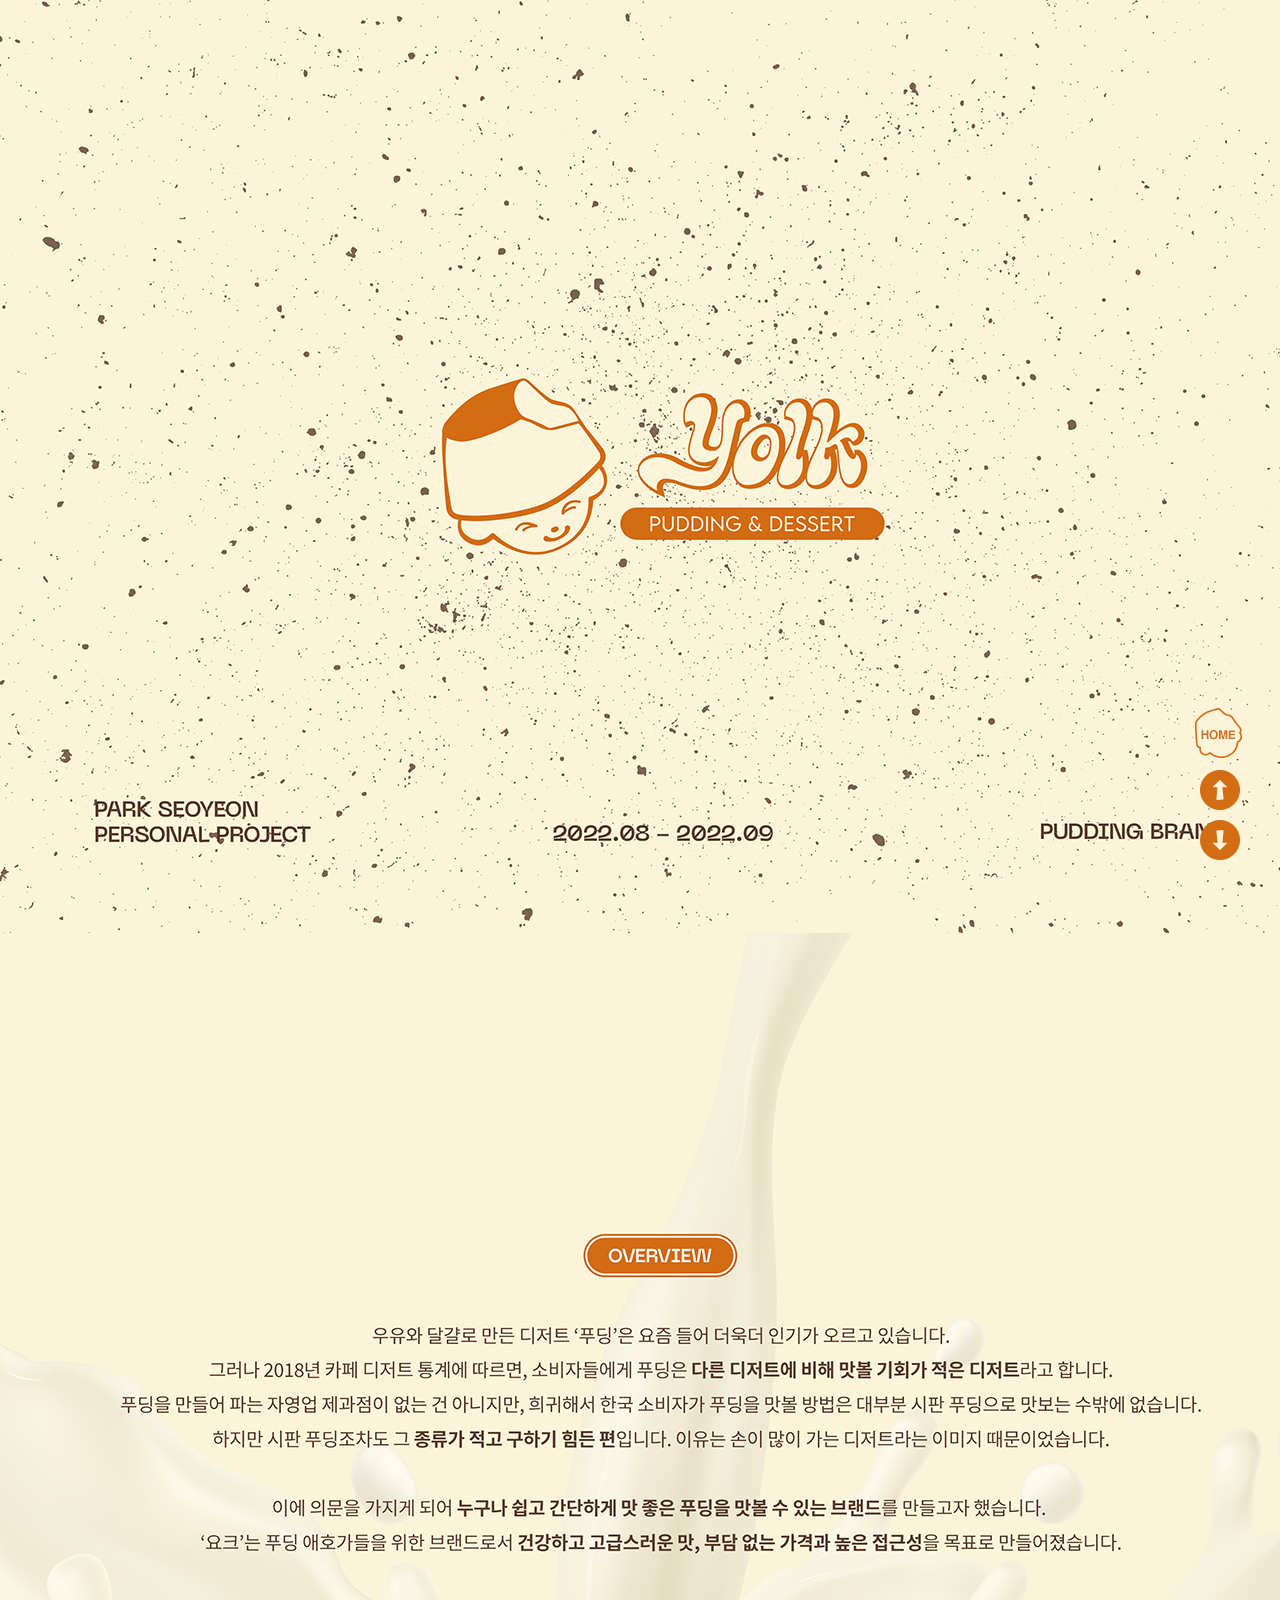
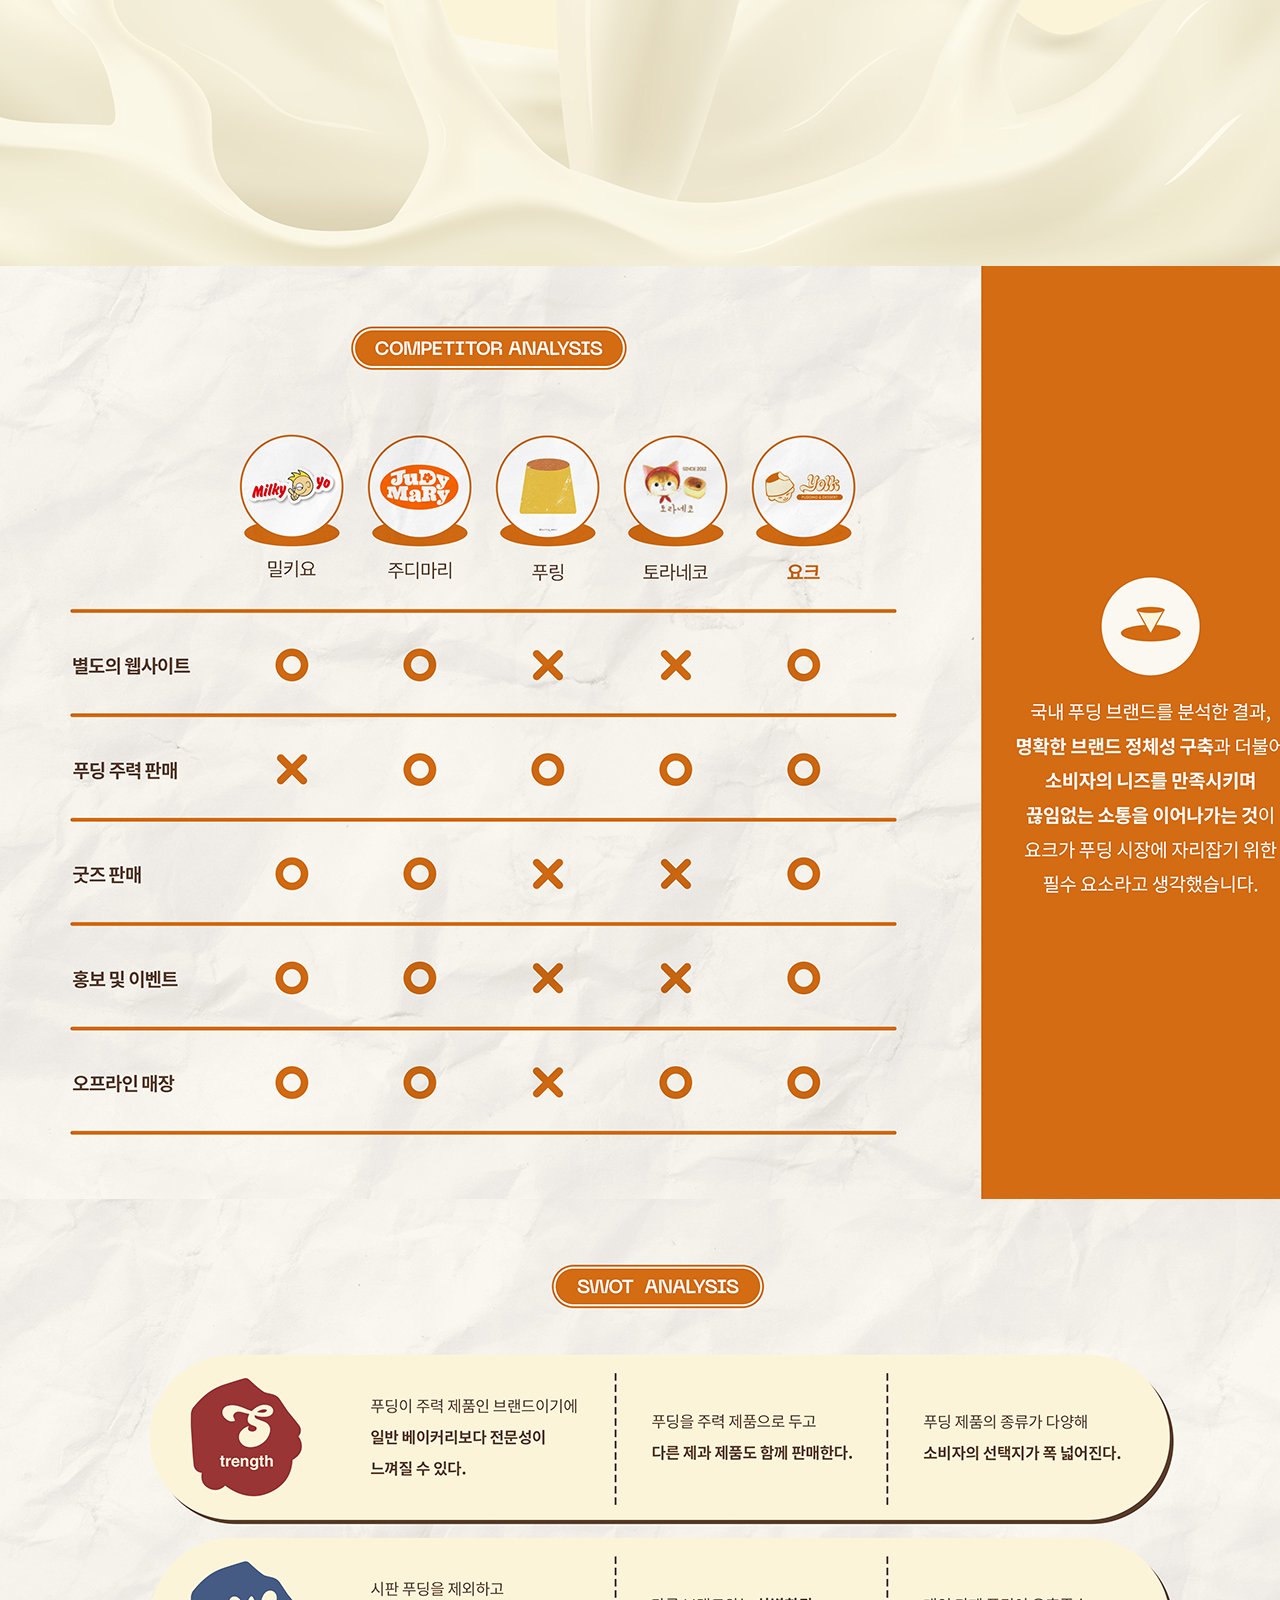
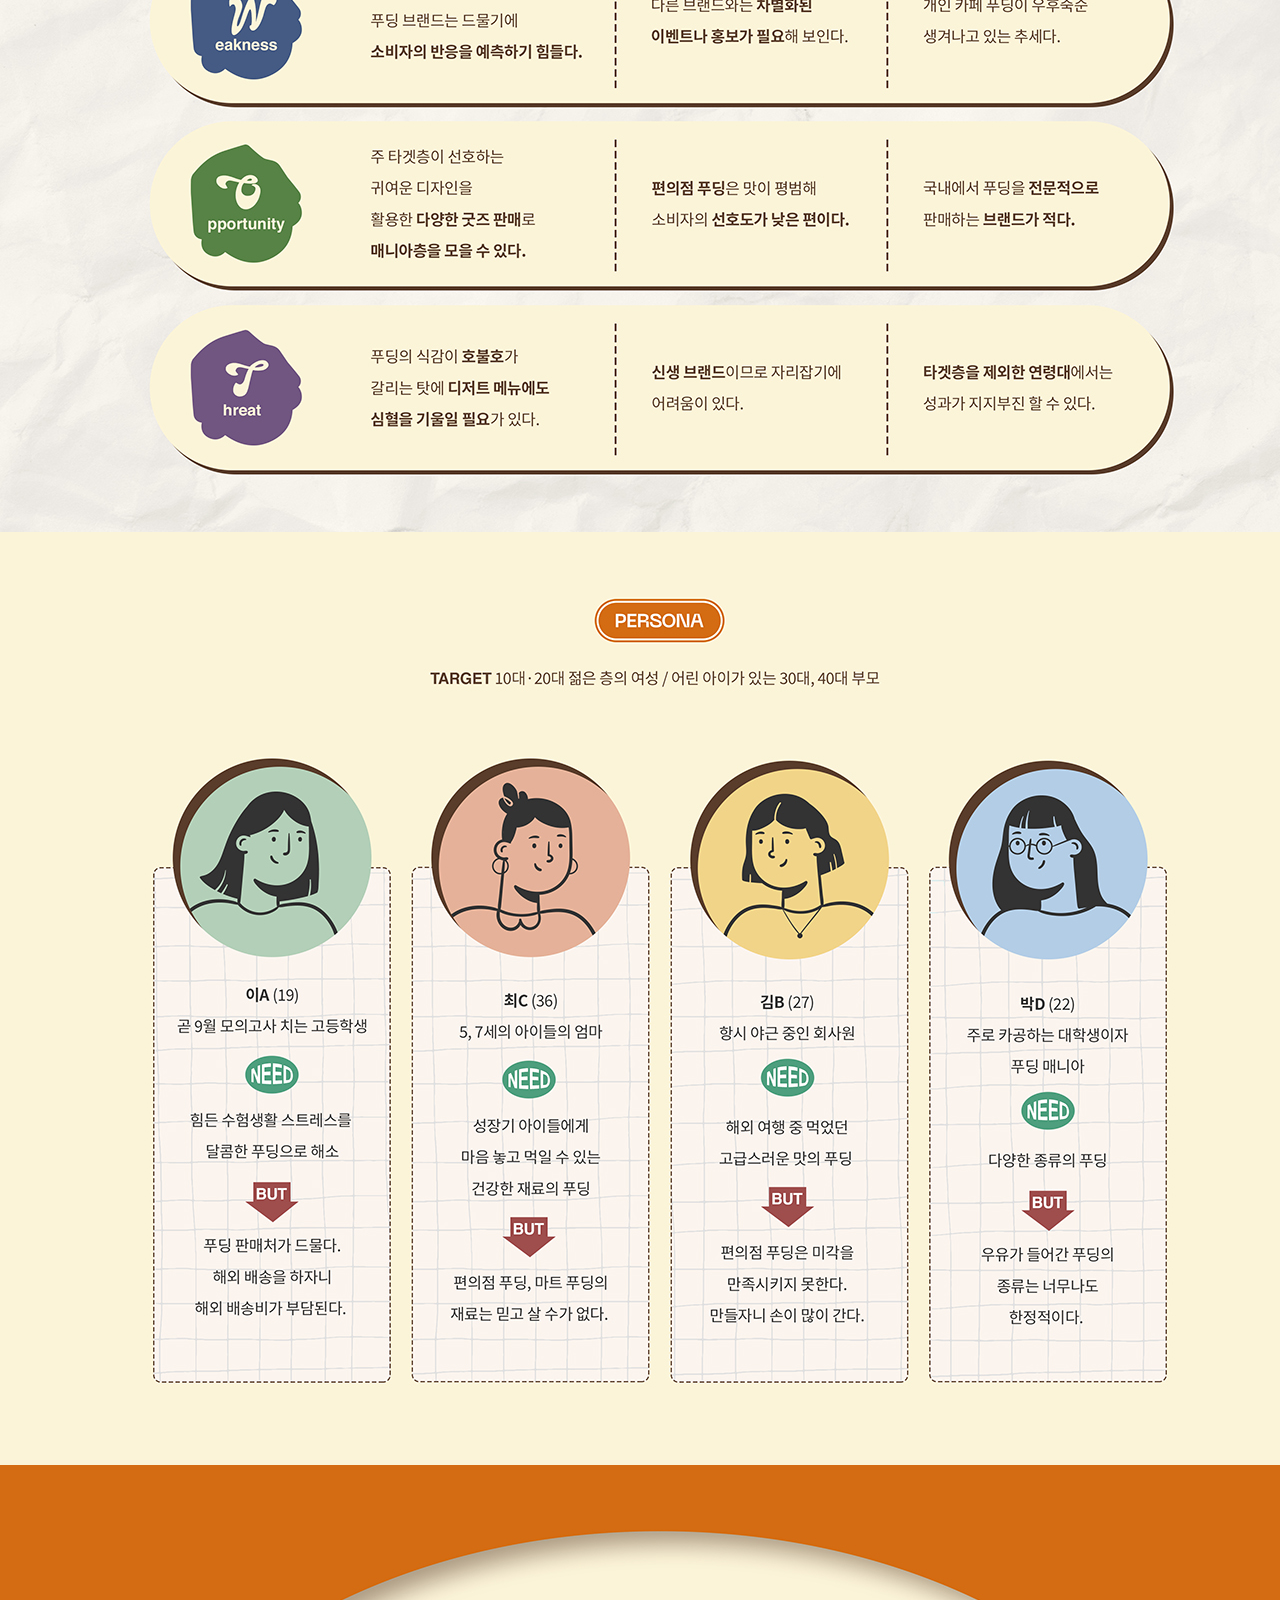
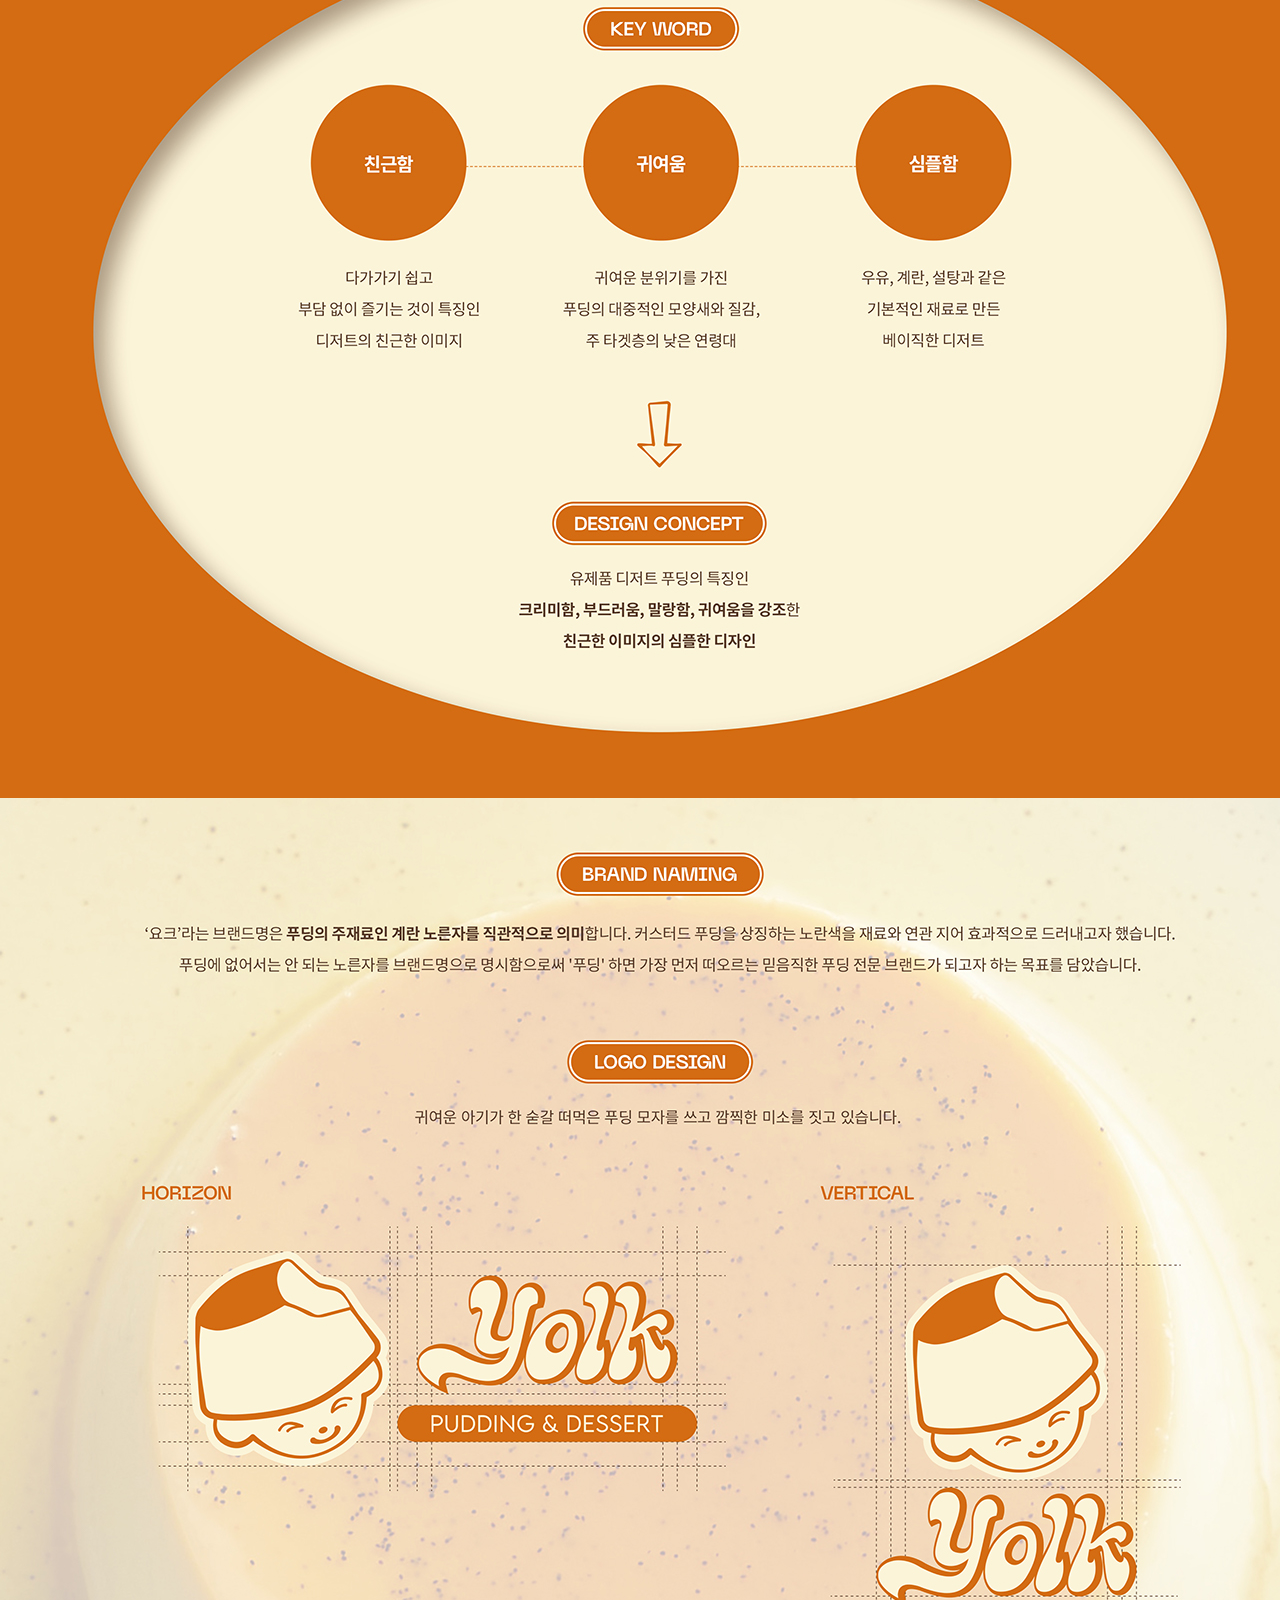
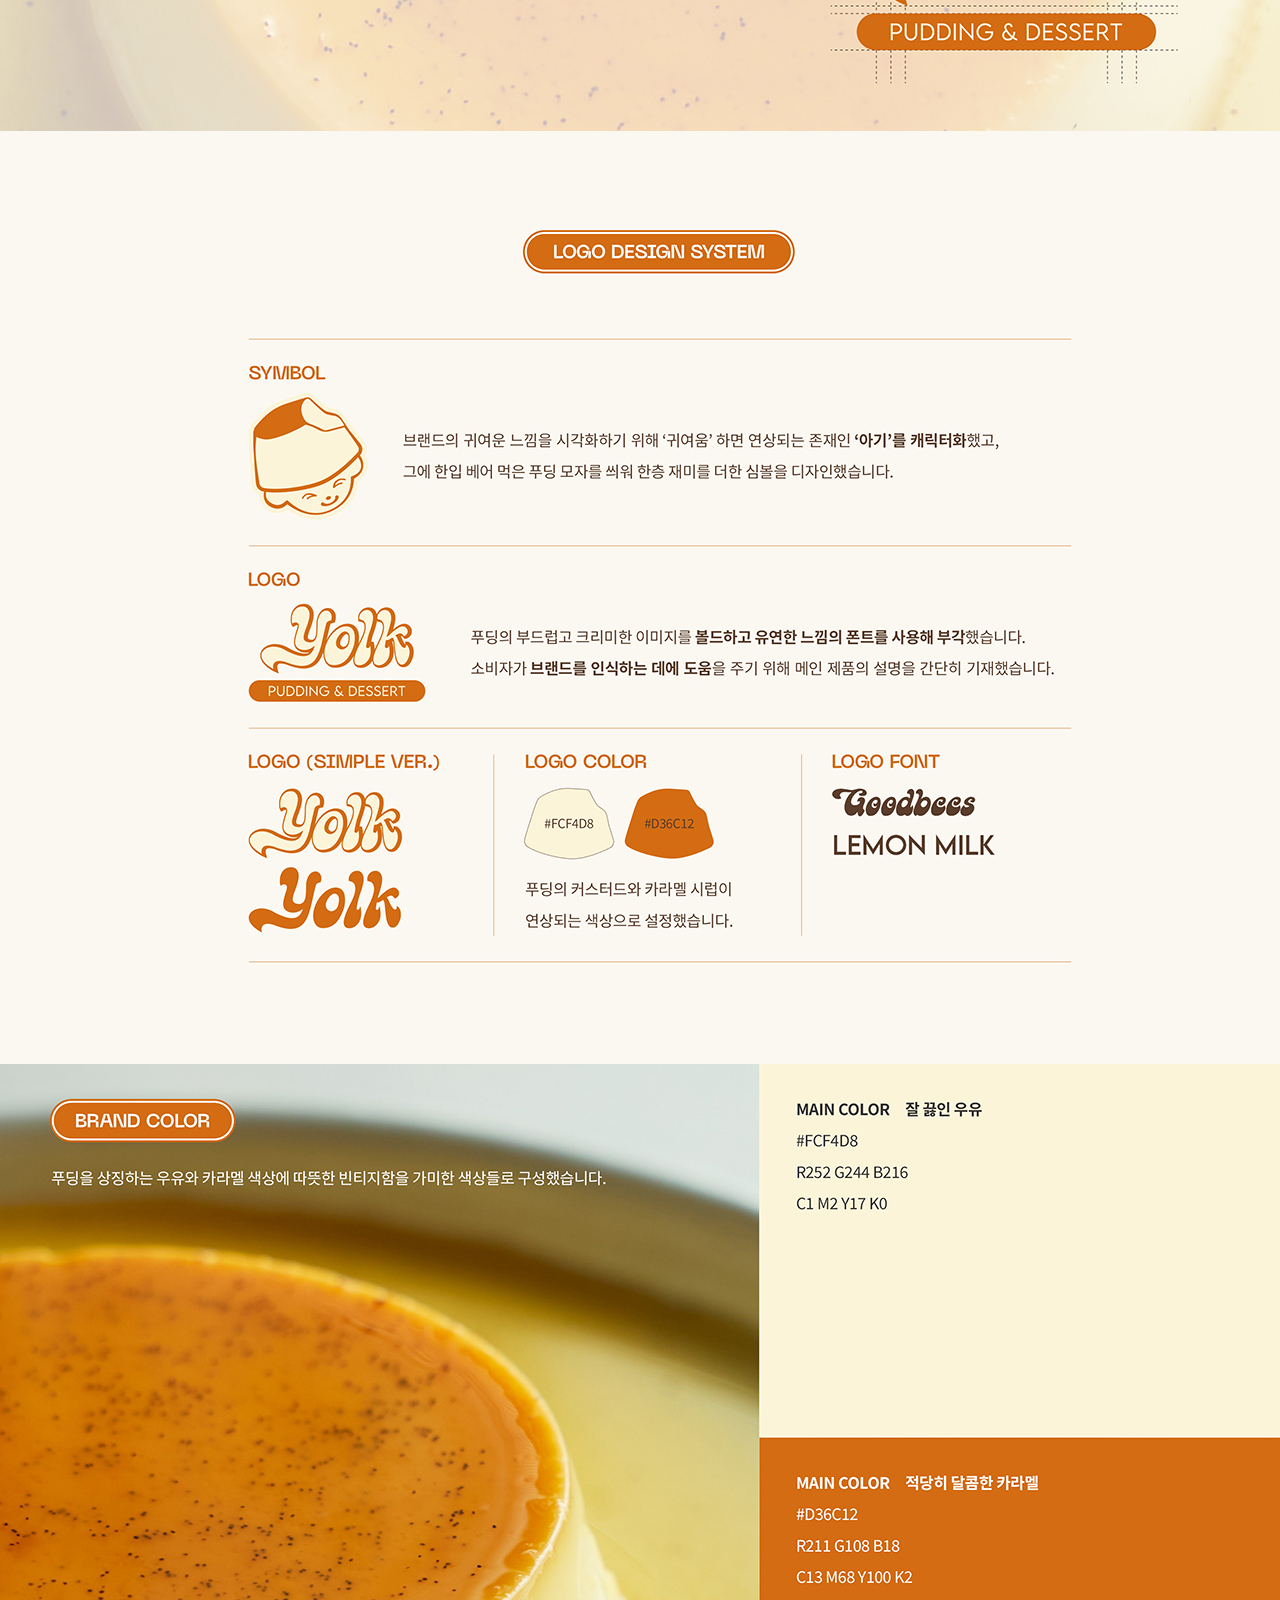
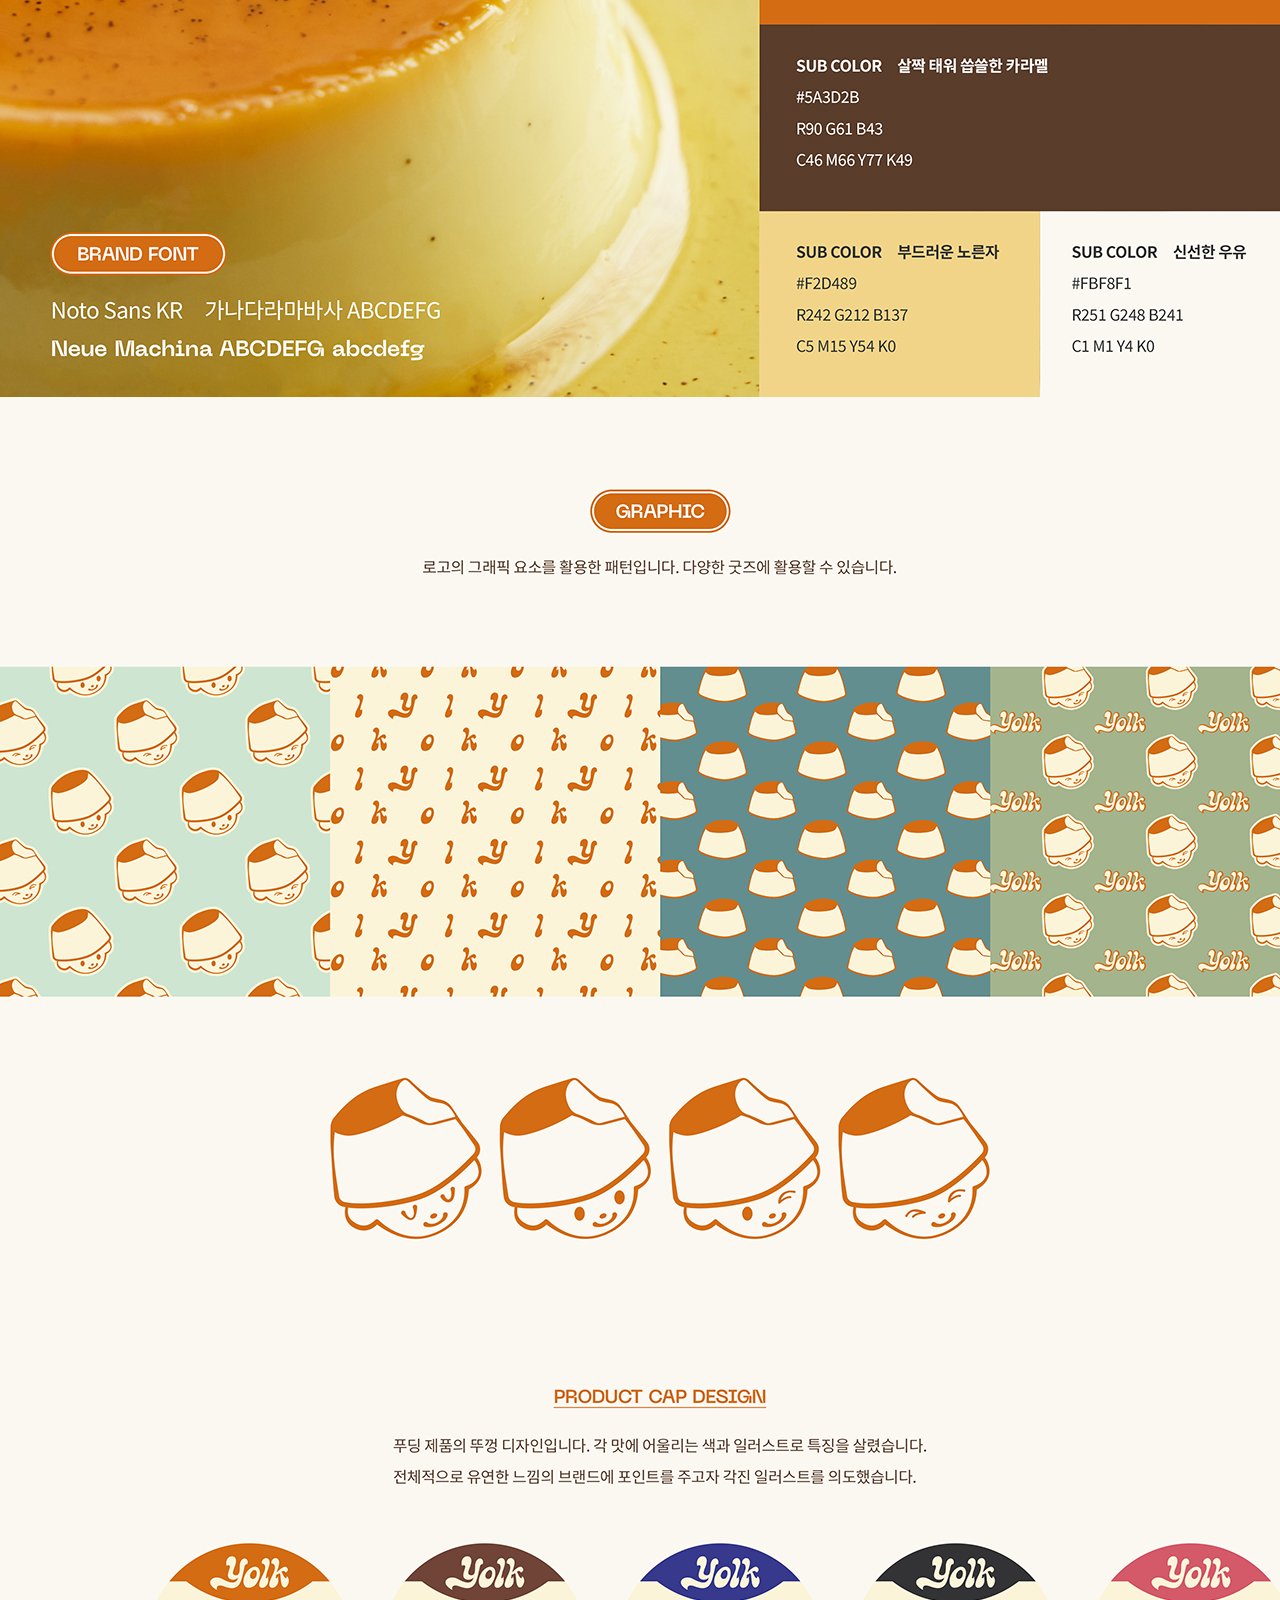
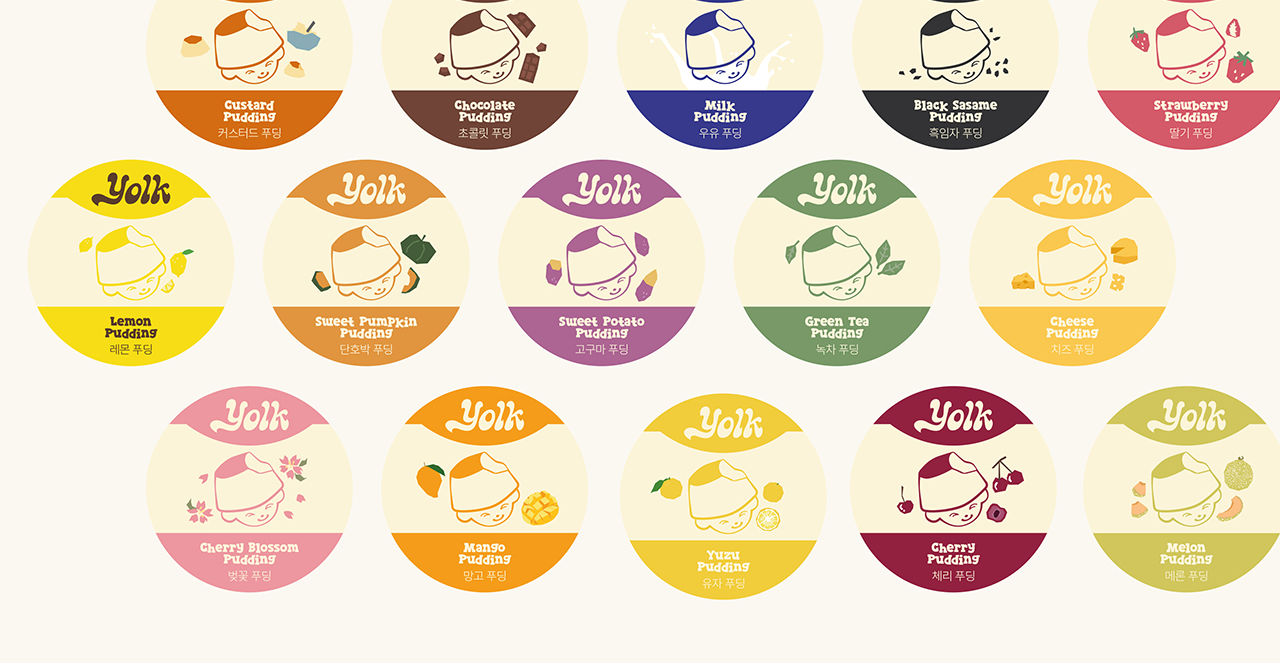
<file: pj1_bi.html>
<!DOCTYPE html>
<html lang="ko">

<head>
    <meta charset="UTF-8">
    <meta http-equiv="X-UA-Compatible" content="IE=edge">
    <meta name="viewport" content="width=device-width, initial-scale=1.0">
    <title>YOLK | BI GUIDE</title>

    <!-- favicon -->
    <link rel="shortcut icon" href="./images/yolk_favicon.png" type="image/x-icon">

    <style>
        * {
            margin: 0;
            padding: 0;
        }

        a {
            text-decoration: none;
            color: inherit;
        }

        img {
            max-width: 100%;
            vertical-align: middle;
        }

        body {
            background-color: #b5d8cf;
        }

        #guide {
            width: 1320px;
            margin: 0 auto;
        }

        .top_btn {
            position: fixed;
            right: 40px;
            bottom: 90px;
            transform: rotate(180deg);
        }

        .bottom_btn {
            position: fixed;
            right: 40px;
            bottom: 40px;
        }

        .home_btn {
            position: fixed;
            right: 37px;
            bottom: 142px;
        }
    </style>
</head>

<body>
    <div id="header"></div>
    <div id="guide">
        <img src="./images/bi/01.jpg" alt="브랜드아이덴티티1">
        <img src="./images/bi/02.jpg" alt="브랜드아이덴티티2">
        <img src="./images/bi/03.jpg" alt="브랜드아이덴티티3">
        <img src="./images/bi/04.jpg" alt="브랜드아이덴티티4">
        <img src="./images/bi/05.jpg" alt="브랜드아이덴티티5">
        <img src="./images/bi/06.jpg" alt="브랜드아이덴티티6">
        <img src="./images/bi/07.jpg" alt="브랜드아이덴티티7">
        <img src="./images/bi/08.jpg" alt="브랜드아이덴티티8">
        <img src="./images/bi/09.jpg" alt="브랜드아이덴티티9">
        <img src="./images/bi/10.jpg" alt="브랜드아이덴티티10">
        <img src="./images/bi/11.jpg" alt="브랜드아이덴티티11">
    </div>
    <div id="footer">
        <a href="https://goyagwang.github.io/parkseoyeon/#portfolio" class="home_btn"><img src="./images/yolk_home.png"
                alt="홈으로 가기"></a>
        <a href="#header" class="top_btn"><img src="./images/yolk_arrow.png" alt="화살표"></a>
        <a href="#footer" class="bottom_btn"><img src="./images/yolk_arrow.png" alt="화살표"></a>
    </div>
</body>

</html>
</file>
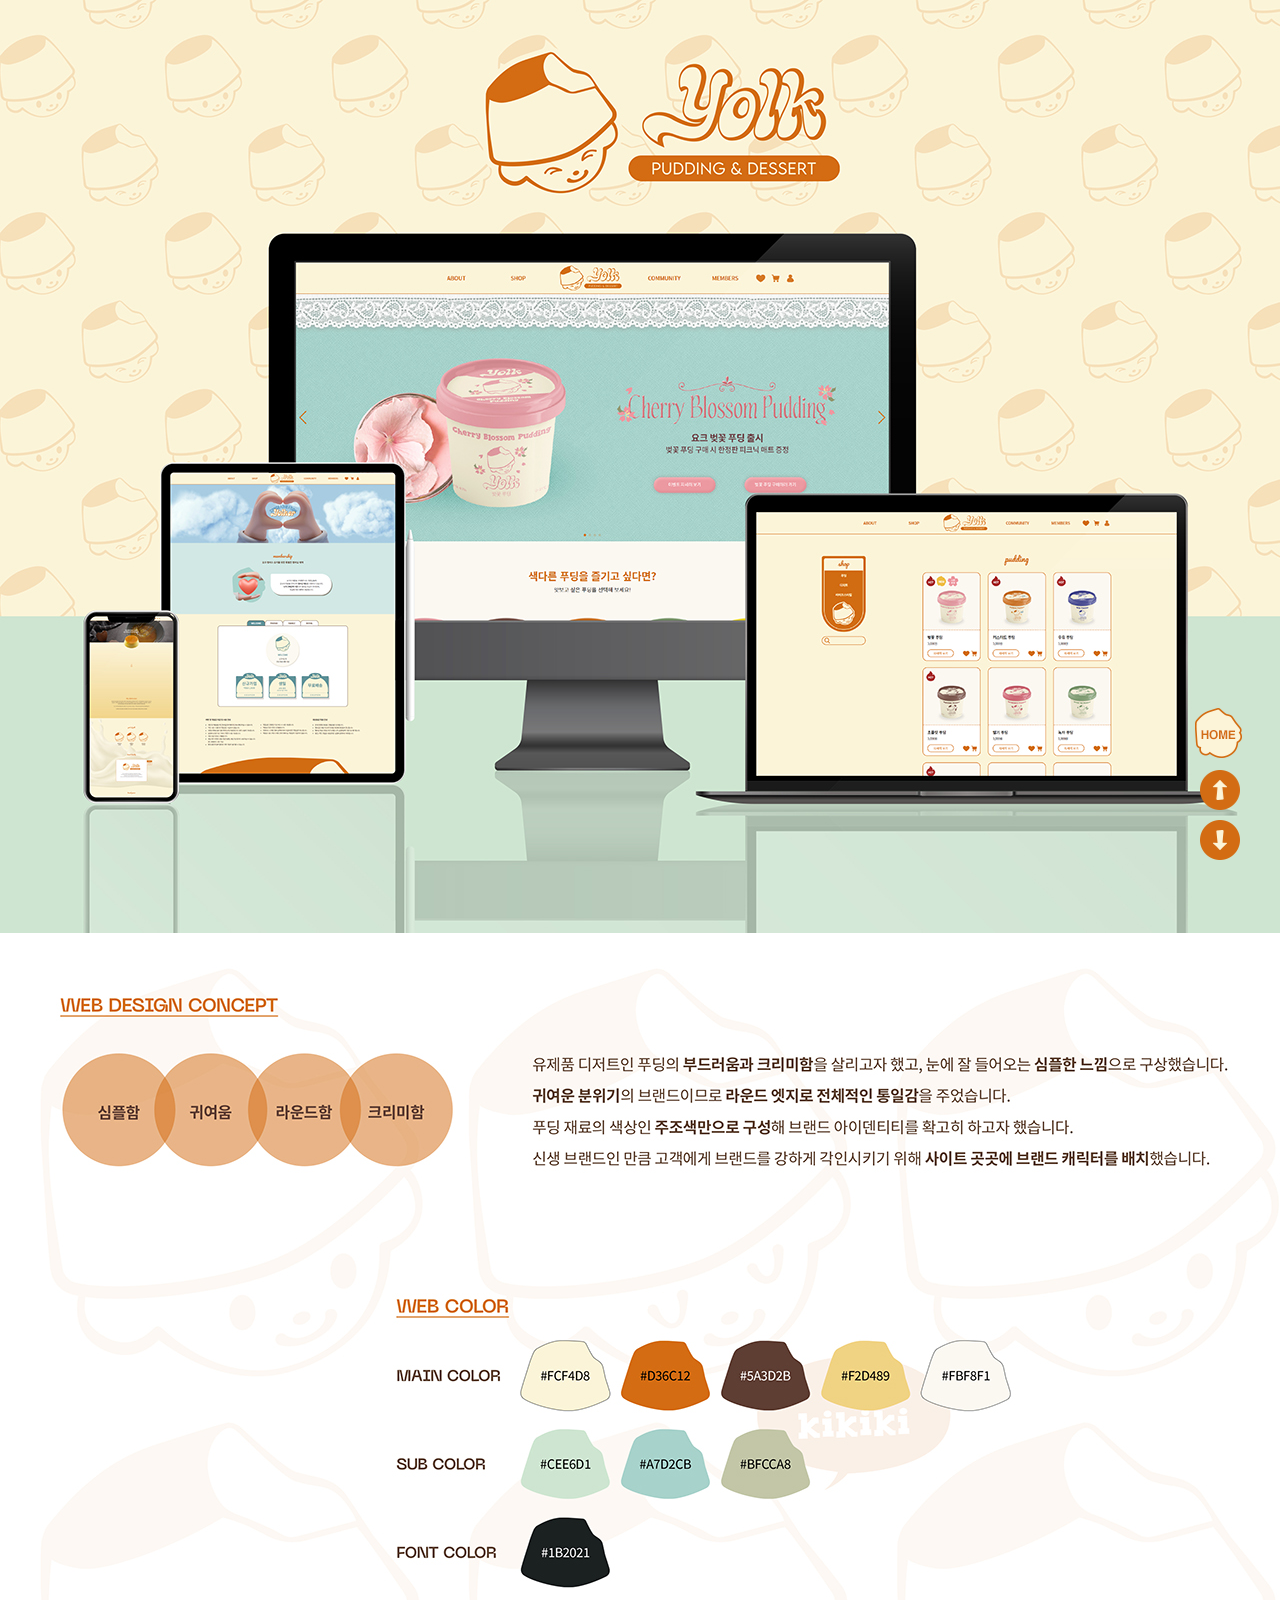
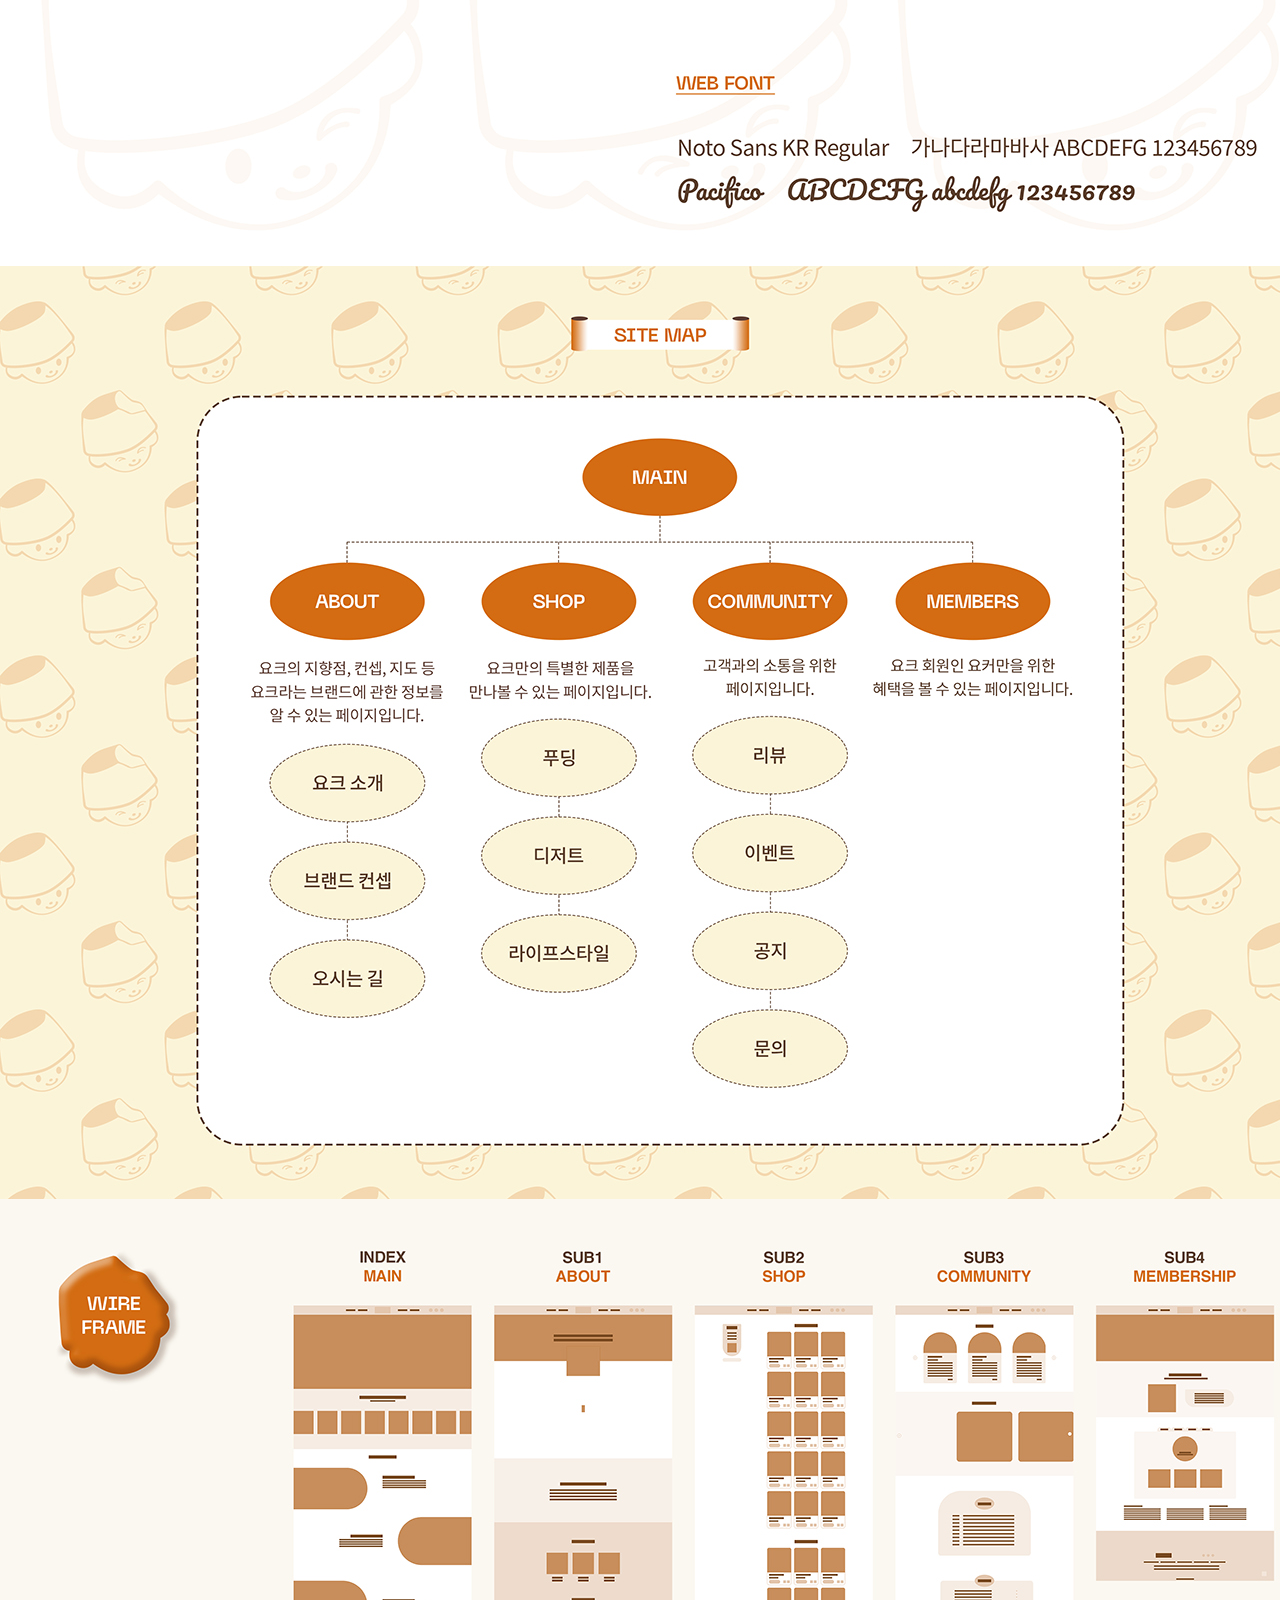
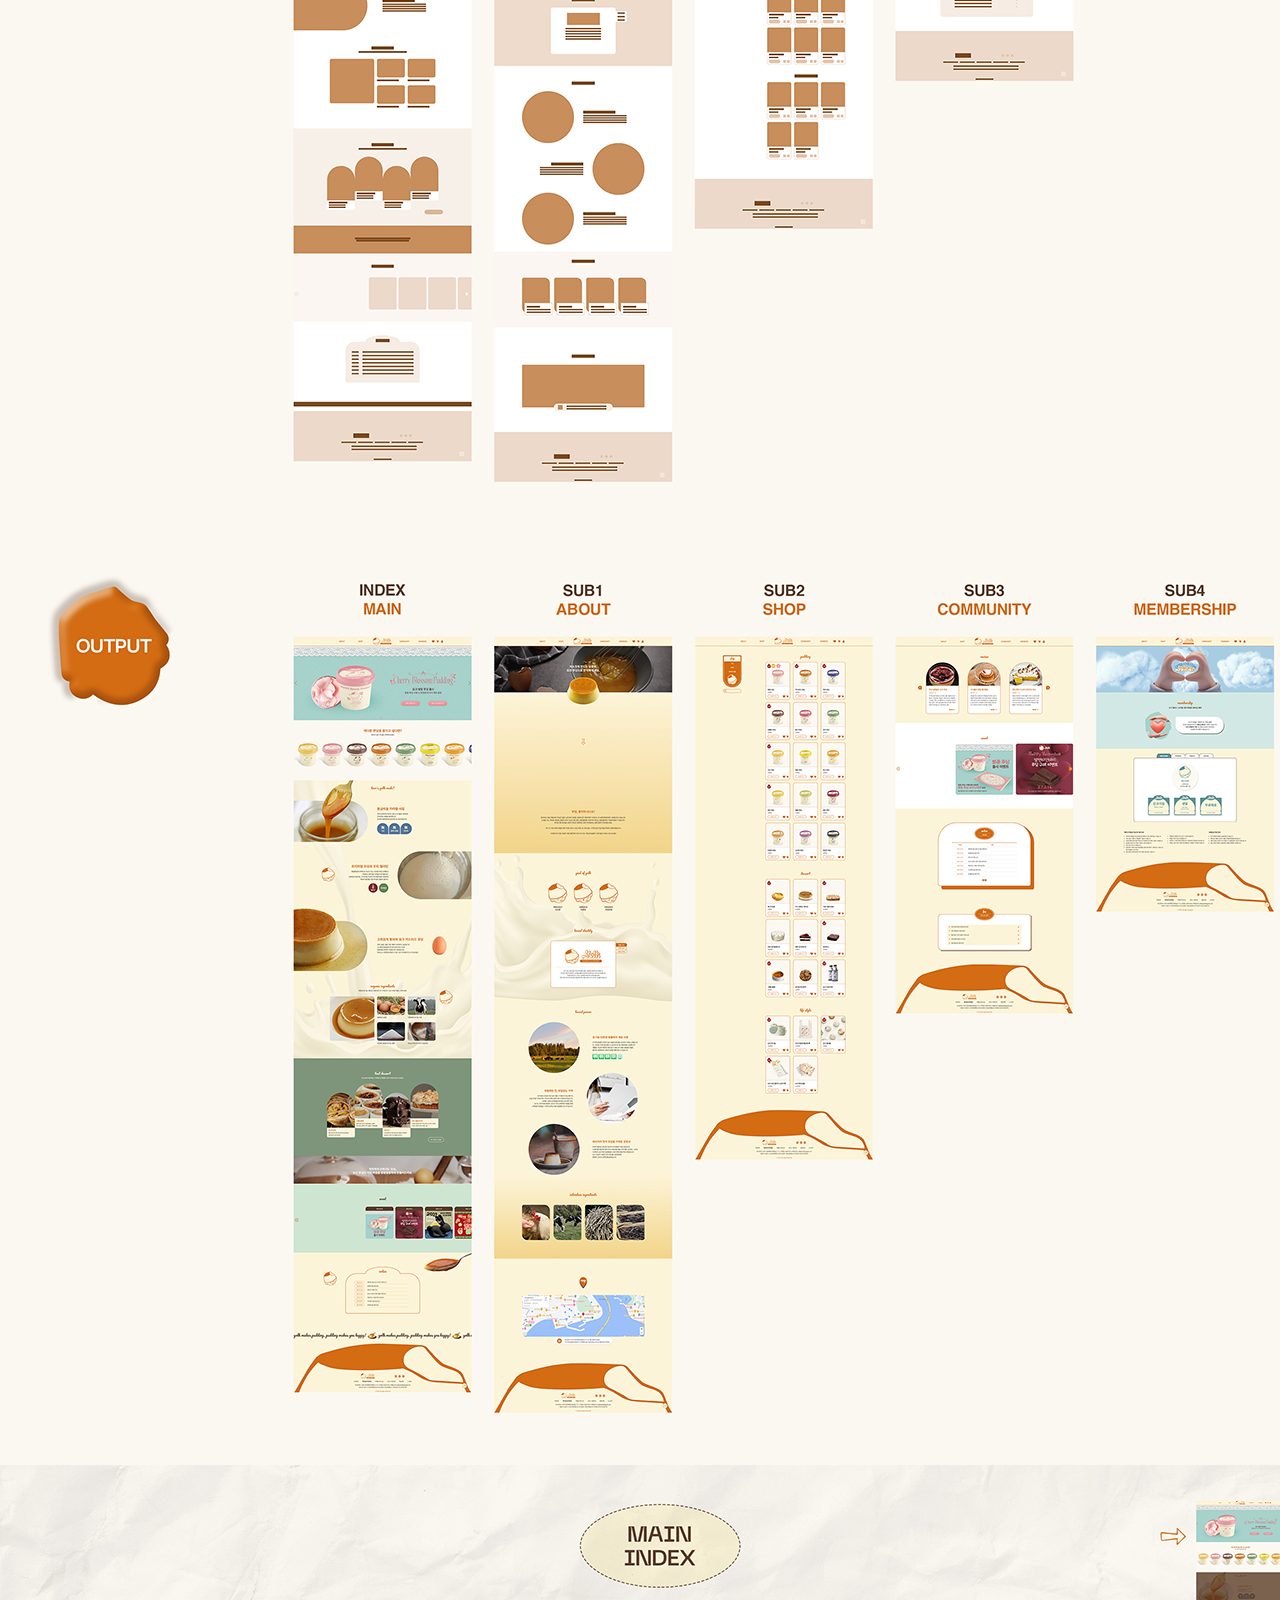
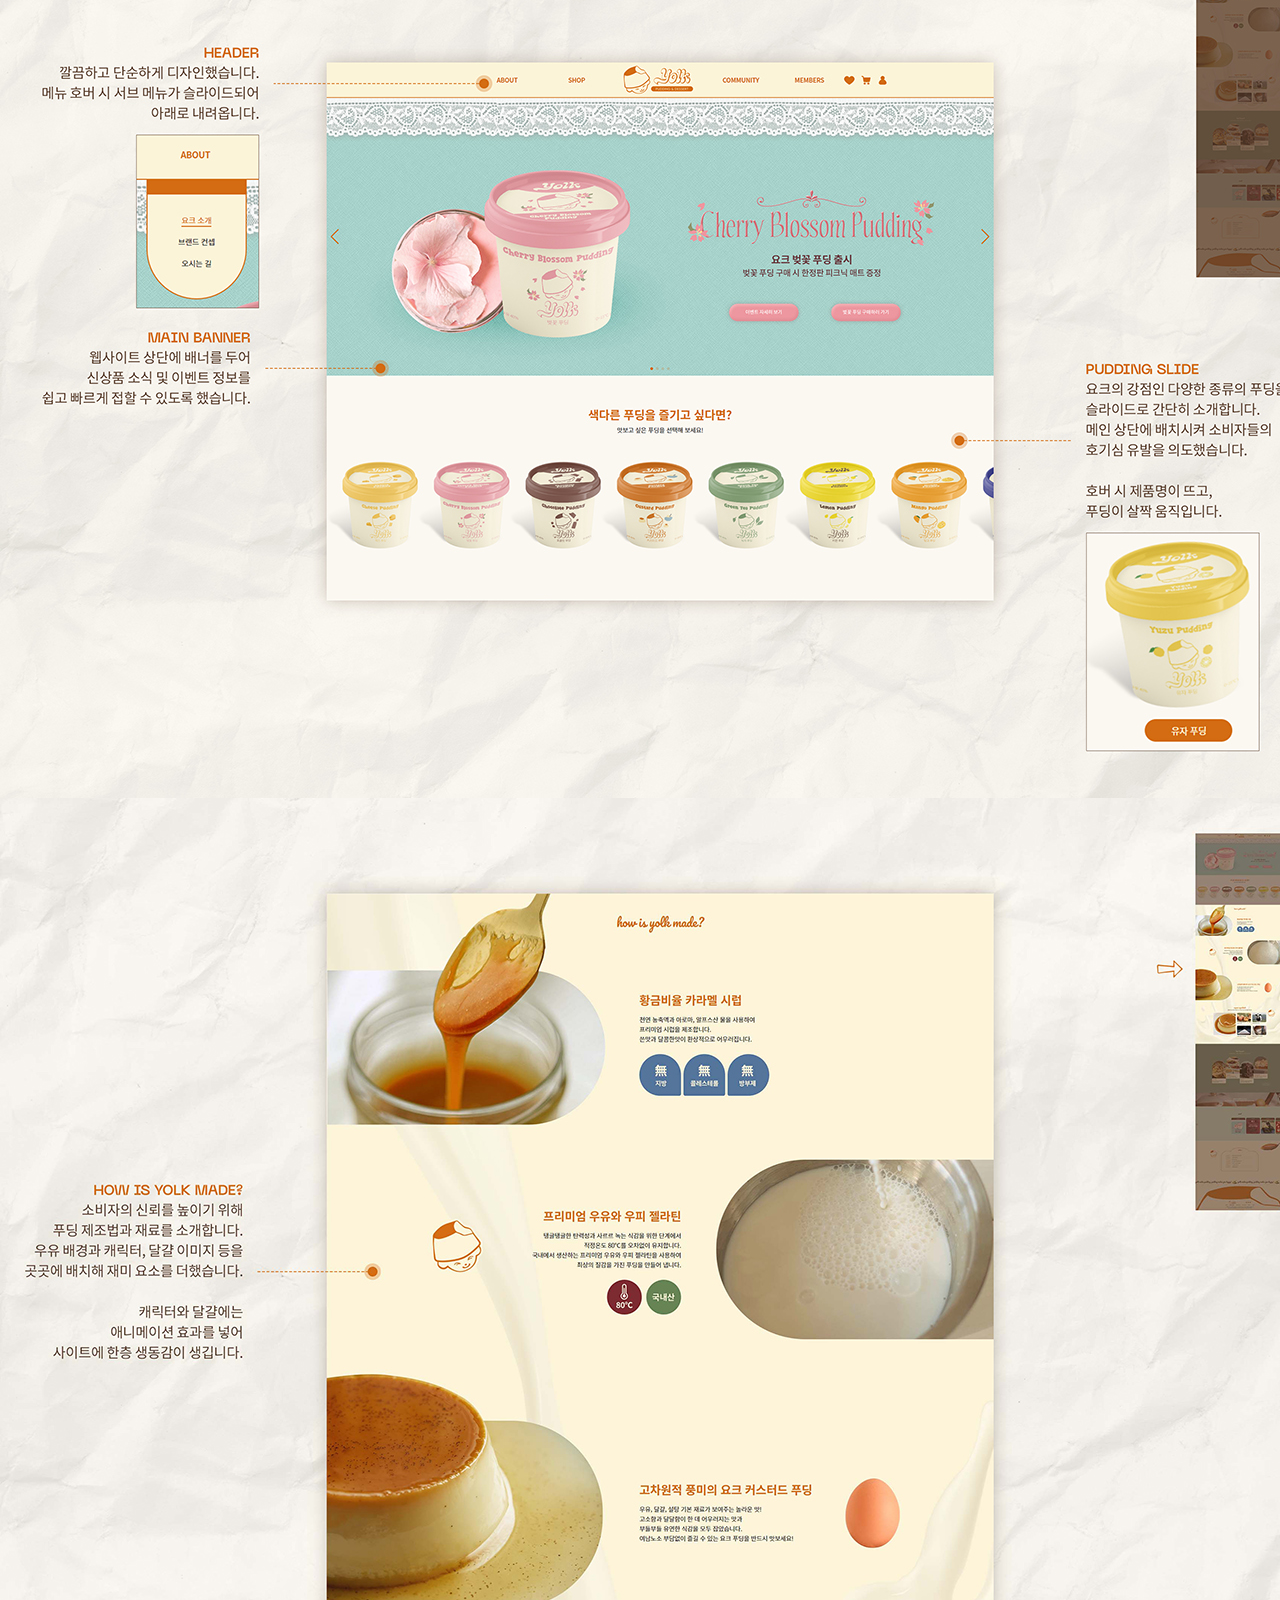
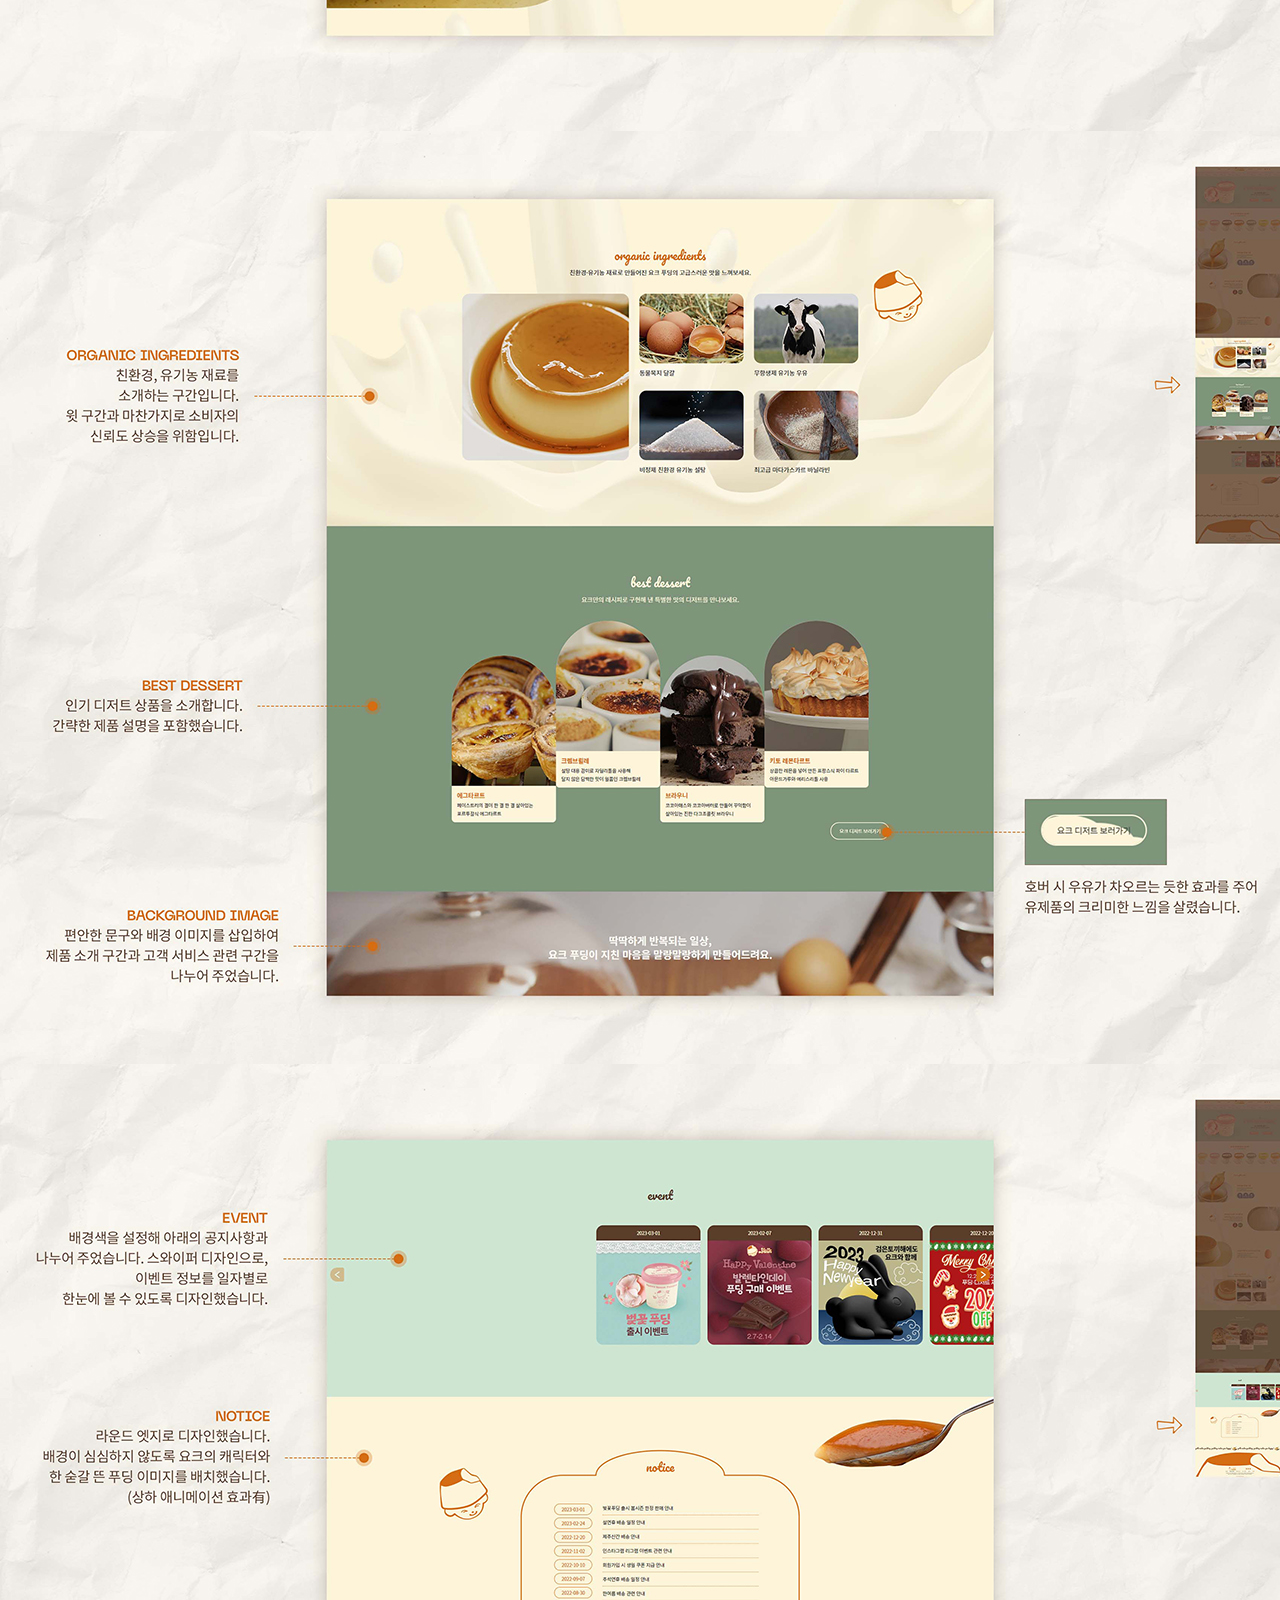
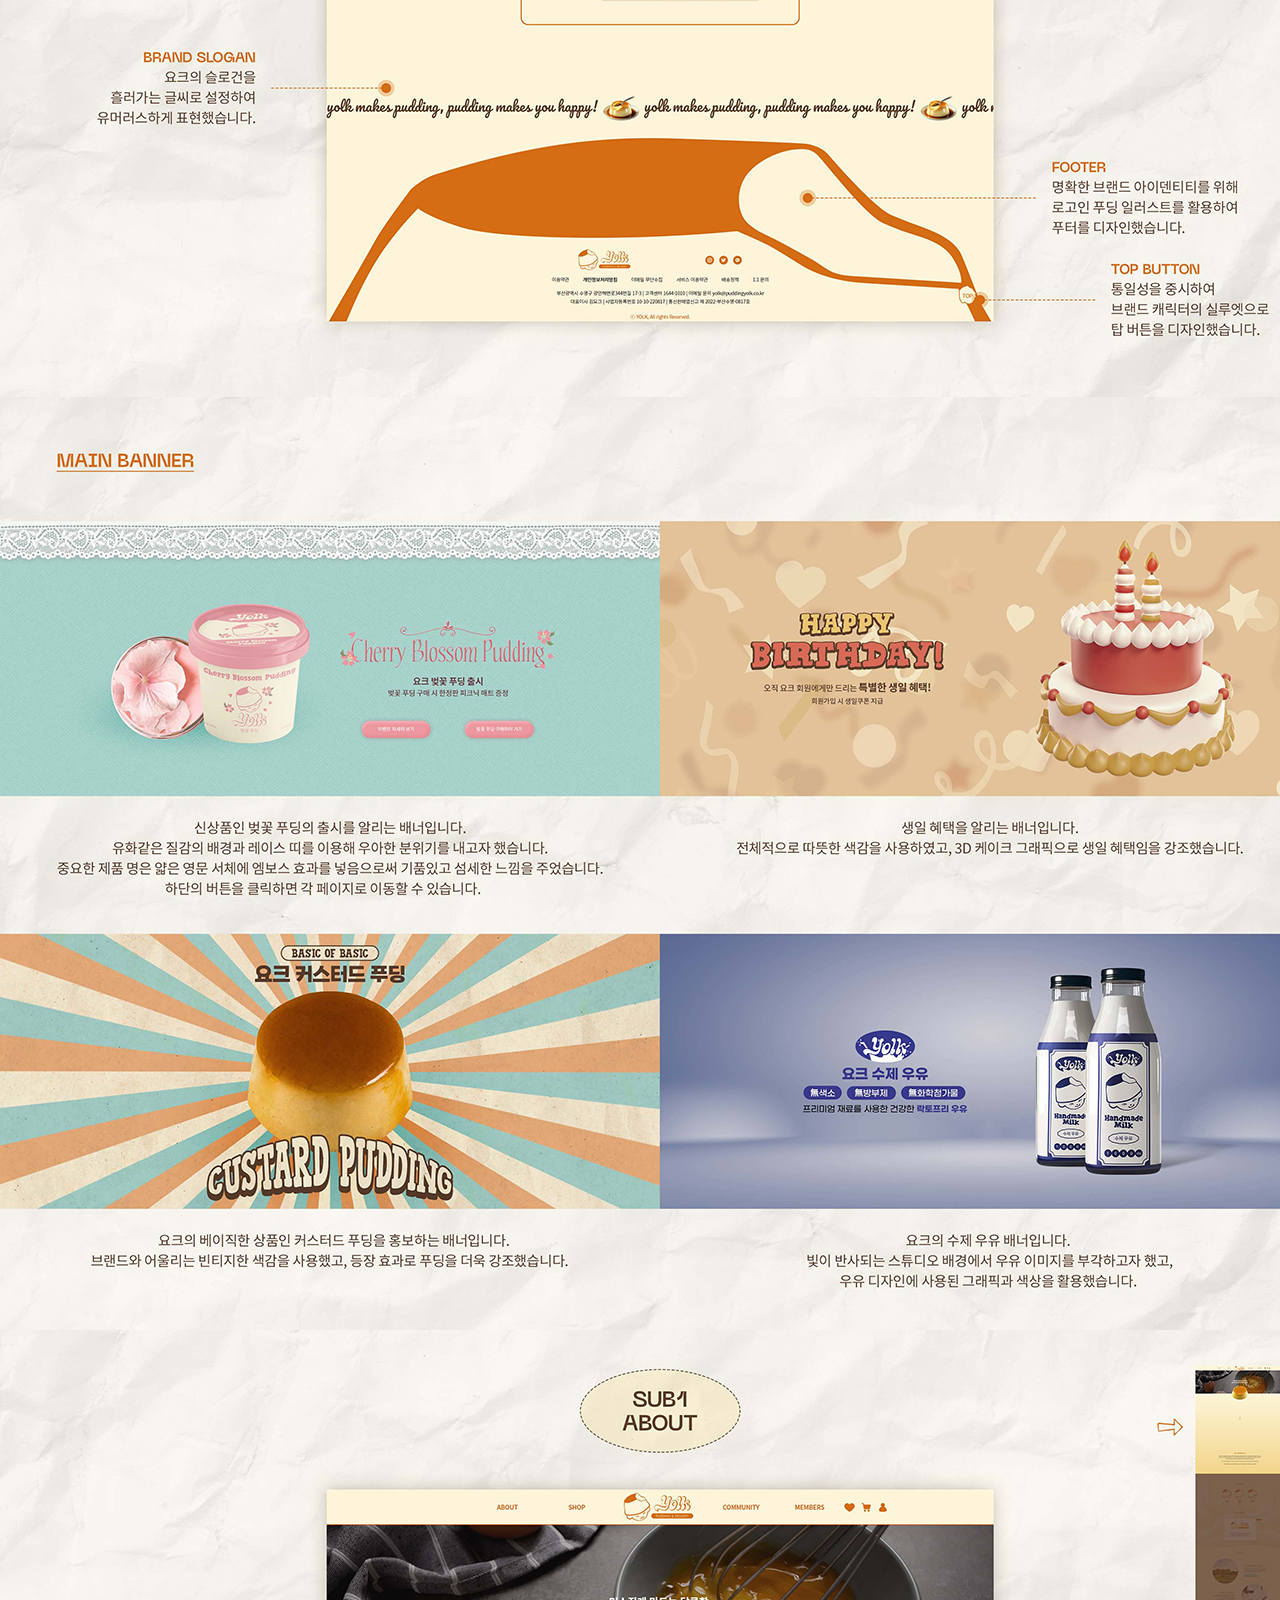
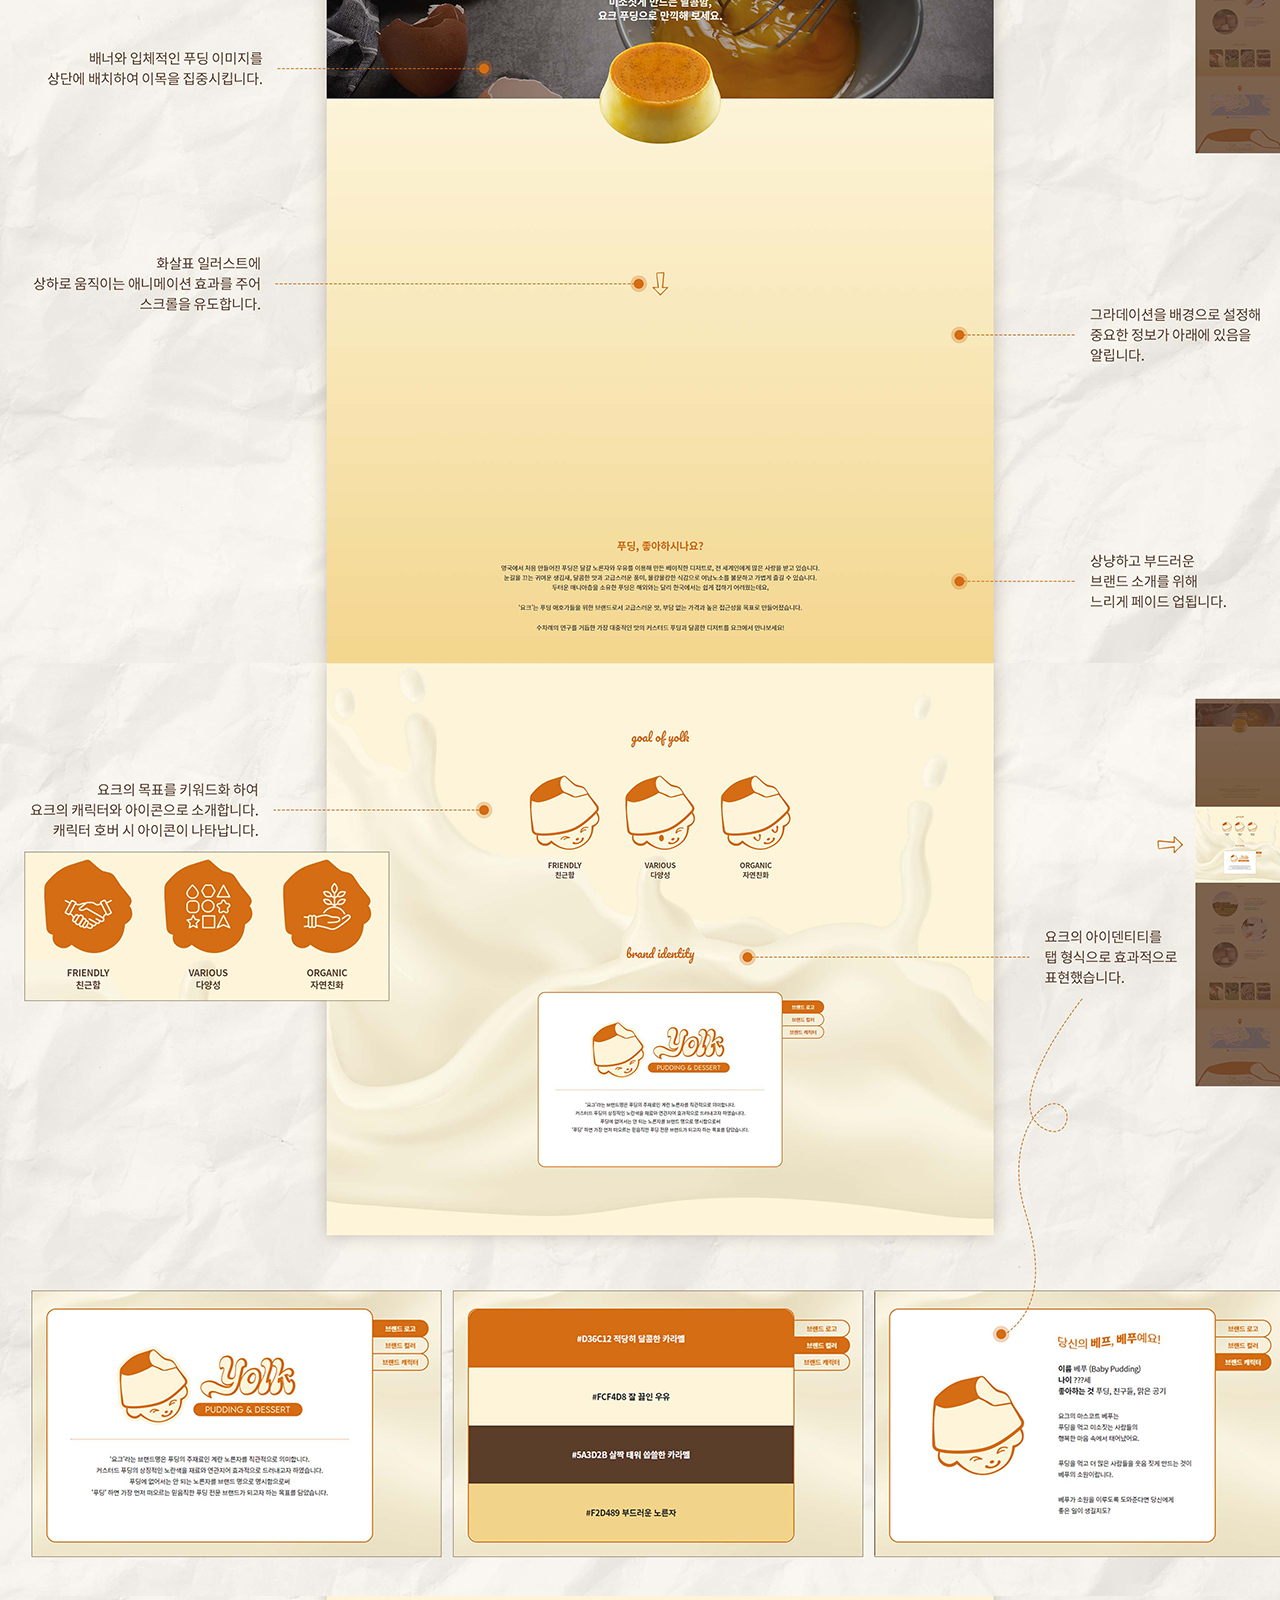
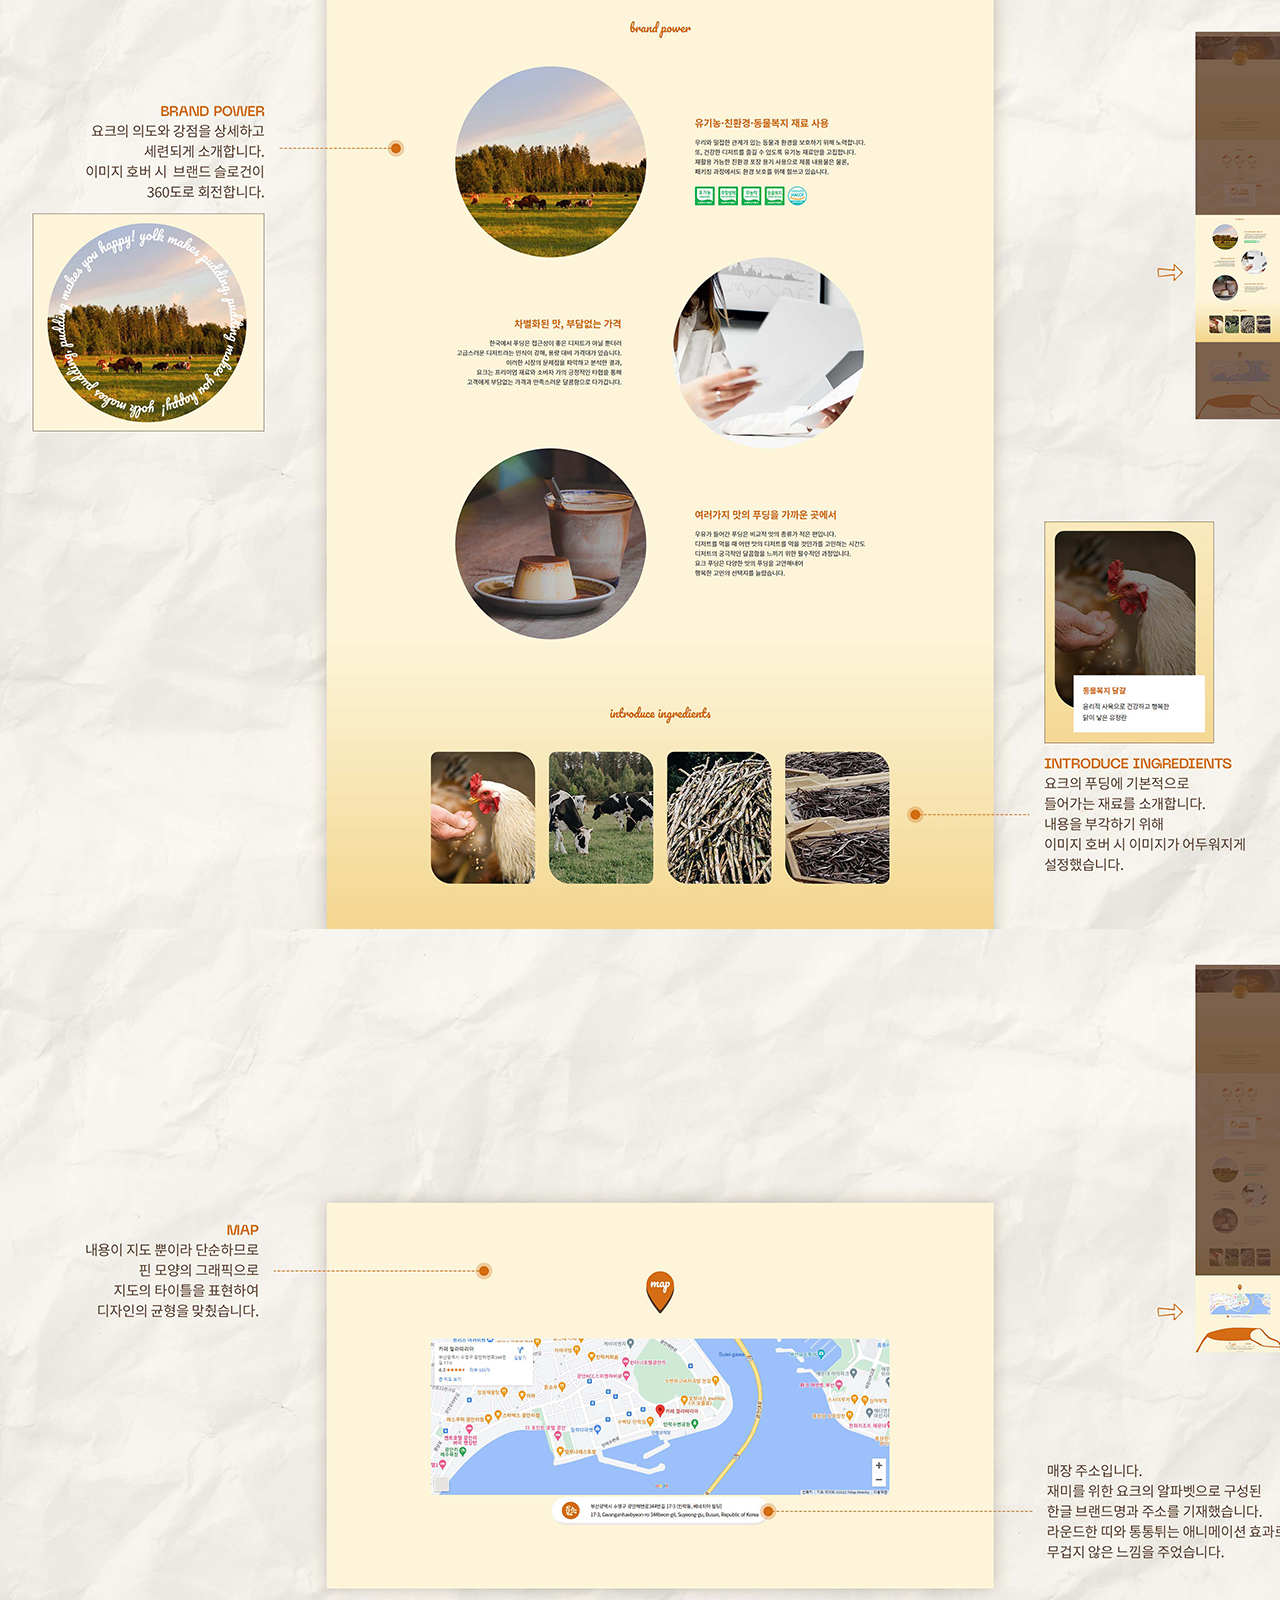
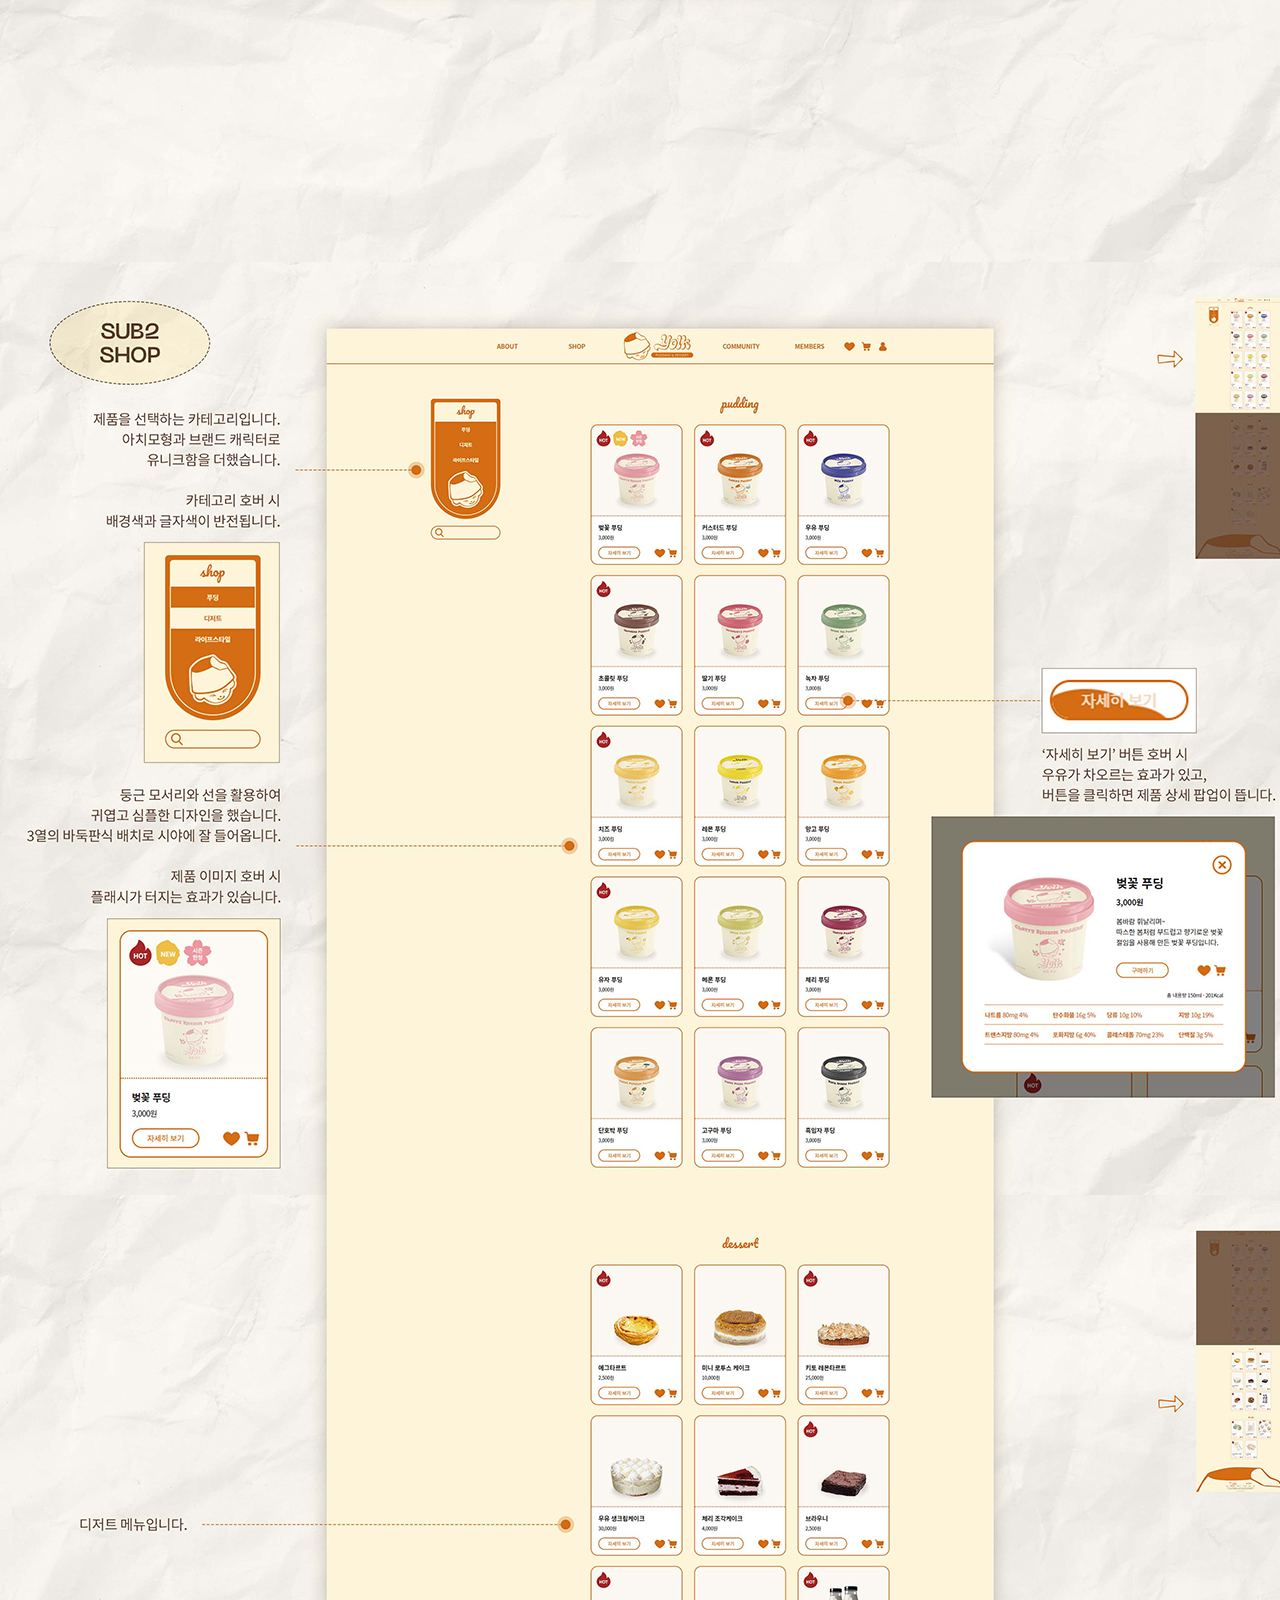
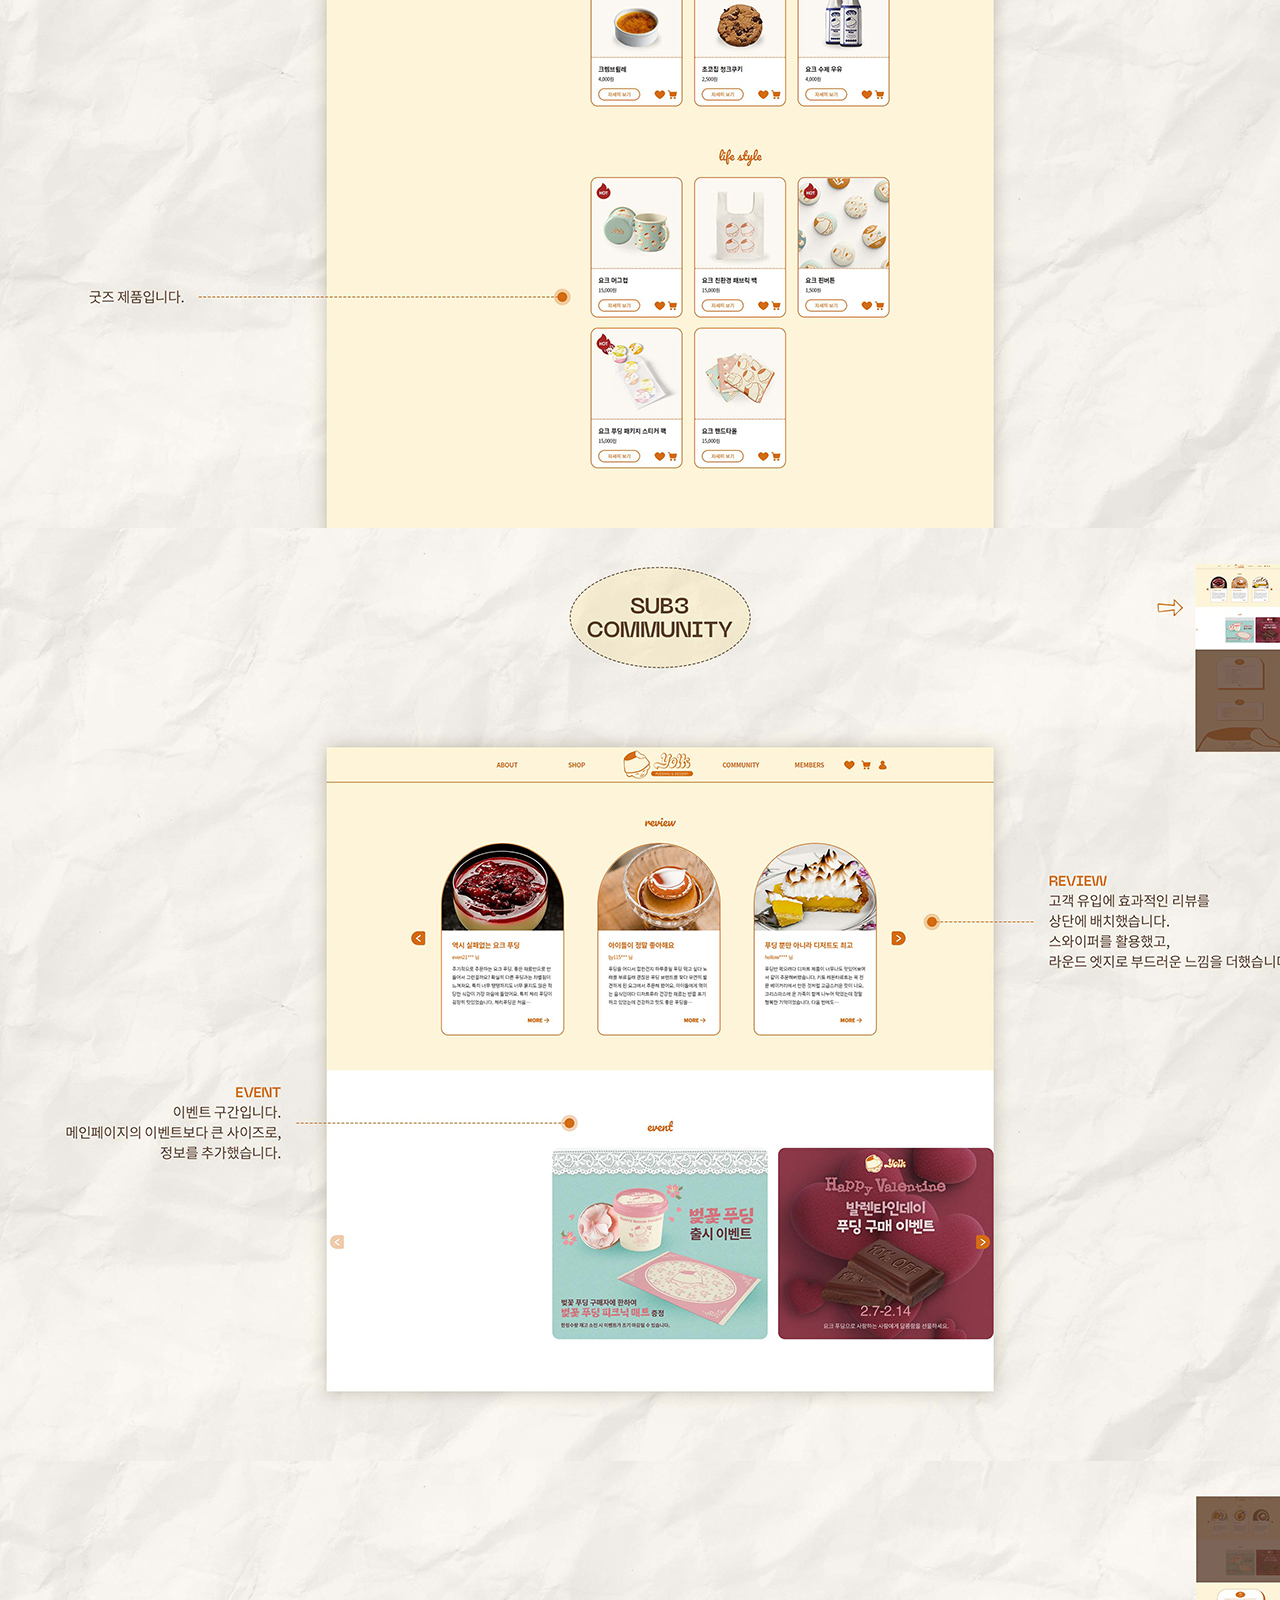
<file: pj1_web.html>
<!DOCTYPE html>
<html lang="ko">

<head>
    <meta charset="UTF-8">
    <meta http-equiv="X-UA-Compatible" content="IE=edge">
    <meta name="viewport" content="width=device-width, initial-scale=1.0">
    <title>YOLK | WEBSITE GUIDE</title>

    <!-- favicon -->
    <link rel="shortcut icon" href="./images/yolk_favicon.png" type="image/x-icon">

    <style>
        * {
            margin: 0;
            padding: 0;
        }

        a {
            text-decoration: none;
            color: inherit;
        }

        img {
            max-width: 100%;
            vertical-align: middle;
        }

        body {
            background-color: #e7c5b5;
        }

        #guide {
            width: 1320px;
            margin: 0 auto;
        }

        .top_btn {
            position: fixed;
            right: 40px;
            bottom: 90px;
            transform: rotate(180deg);
        }

        .bottom_btn {
            position: fixed;
            right: 40px;
            bottom: 40px;
        }

        .home_btn {
            position: fixed;
            right: 37px;
            bottom: 142px;
        }
    </style>

</head>

<body>
    <div id="header"></div>
    <div id="guide">
        <img src="./images/website/01.jpg" alt="웹사이트1">
        <img src="./images/website/02.jpg" alt="웹사이트2">
        <img src="./images/website/03.jpg" alt="웹사이트3">
        <img src="./images/website/04.jpg" alt="웹사이트4">
        <img src="./images/website/05.jpg" alt="웹사이트5">
        <img src="./images/website/06.jpg" alt="웹사이트6">
        <img src="./images/website/07.jpg" alt="웹사이트7">
        <img src="./images/website/08.jpg" alt="웹사이트8">
        <img src="./images/website/09.jpg" alt="웹사이트9">
        <img src="./images/website/10.jpg" alt="웹사이트10">
        <img src="./images/website/11.jpg" alt="웹사이트11">
        <img src="./images/website/12.jpg" alt="웹사이트12">
        <img src="./images/website/13.jpg" alt="웹사이트13">
        <img src="./images/website/14.jpg" alt="웹사이트14">
        <img src="./images/website/15.jpg" alt="웹사이트15">
        <img src="./images/website/16.jpg" alt="웹사이트16">
        <img src="./images/website/17.jpg" alt="웹사이트17">
        <img src="./images/website/18.jpg" alt="웹사이트18">
        <img src="./images/website/19.jpg" alt="웹사이트19">
        <img src="./images/website/20.jpg" alt="웹사이트20">
        <img src="./images/website/21.jpg" alt="웹사이트21">
        <img src="./images/website/22.jpg" alt="웹사이트22">
        <img src="./images/website/23.jpg" alt="웹사이트23">
        <img src="./images/website/24.jpg" alt="웹사이트24">
        <img src="./images/website/25.jpg" alt="웹사이트25">
        <img src="./images/website/26.jpg" alt="웹사이트26">
        <img src="./images/website/27.jpg" alt="웹사이트27">
        <img src="./images/website/28.jpg" alt="웹사이트28">
        <img src="./images/website/29.jpg" alt="웹사이트29">
    </div>
    <div id="footer">
        <a href="https://goyagwang.github.io/parkseoyeon/#portfolio" class="home_btn"><img src="./images/yolk_home.png"
                alt="홈으로 가기"></a>
        <a href="#header" class="top_btn"><img src="./images/yolk_arrow.png" alt="화살표"></a>
        <a href="#footer" class="bottom_btn"><img src="./images/yolk_arrow.png" alt="화살표"></a>
    </div>
</body>

</html>
</file>
